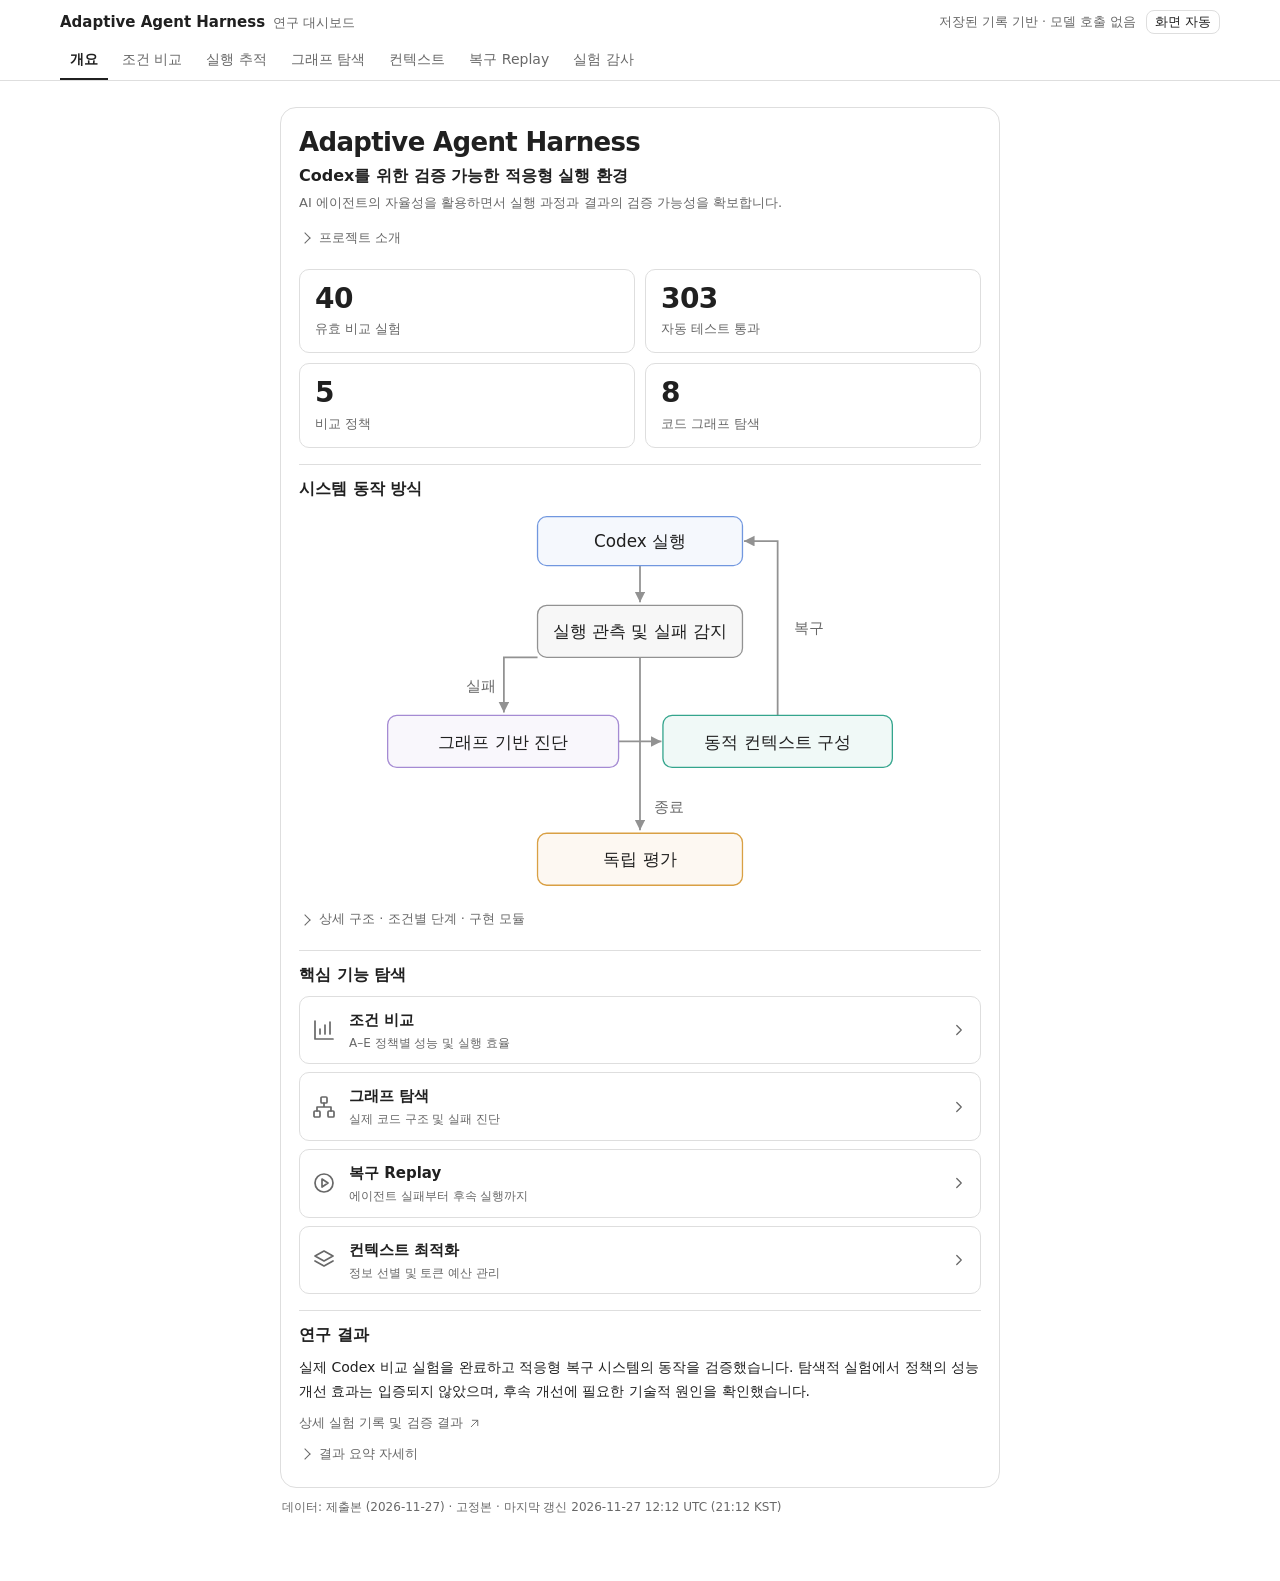
<file: docs/index.html>
<!doctype html>
<html lang="ko">
<head>
<meta charset="utf-8">
<meta name="viewport" content="width=device-width, initial-scale=1">
<meta http-equiv="Content-Security-Policy" content="default-src 'none'; style-src 'unsafe-inline'">
<meta http-equiv="refresh" content="0; url=dashboard/">
<title>AAH 실험 결과 대시보드</title>
</head>
<body style="font-family: system-ui, sans-serif; margin: 2rem">
<p><a href="dashboard/">AAH 실험 결과 대시보드로 이동</a></p>
</body>
</html>
</file>
